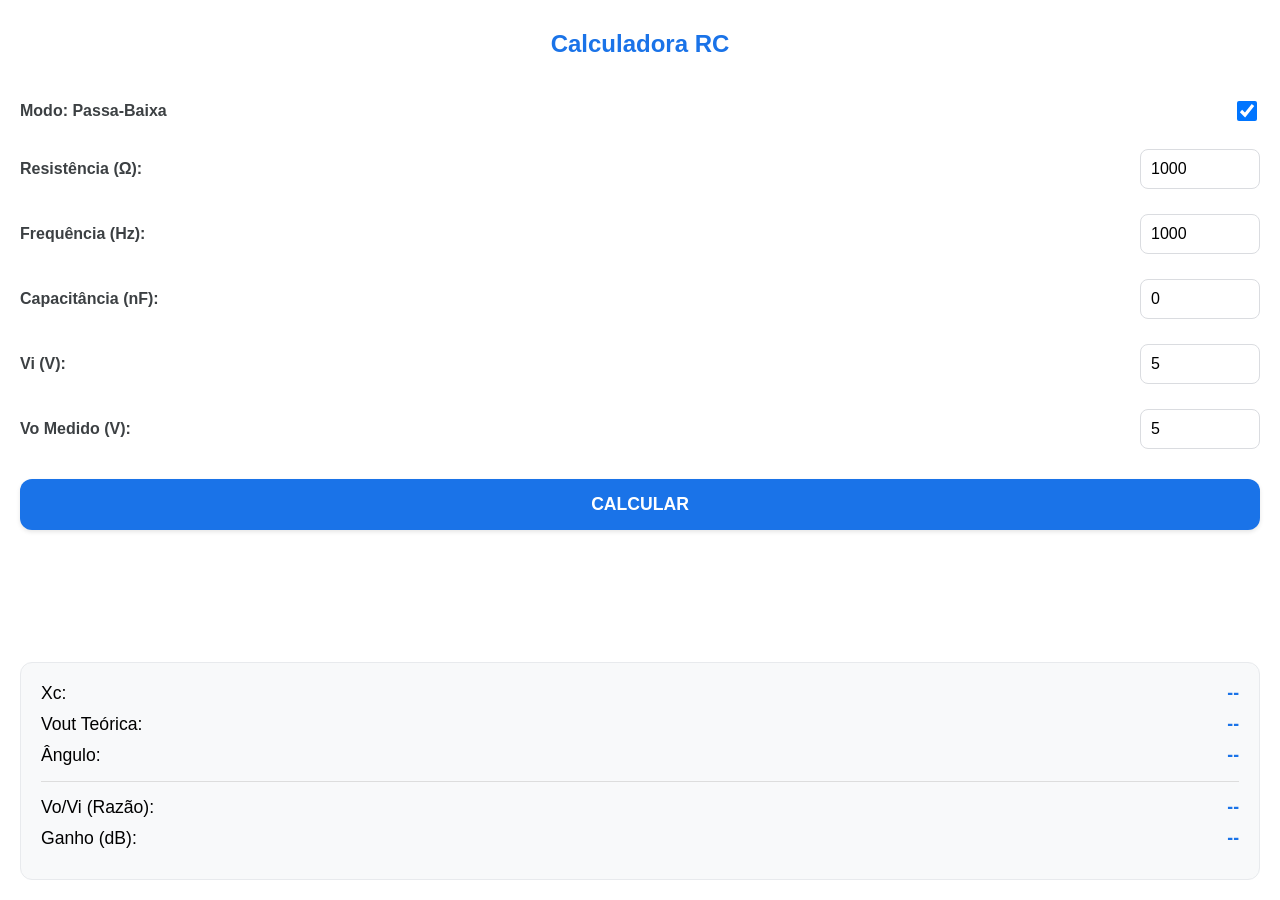
<file: index.html>
<!DOCTYPE html>
<html lang="pt-BR">
<head>
    <meta charset="UTF-8">
    <meta name="viewport" content="width=device-width, initial-scale=1.0, maximum-scale=1.0, user-scalable=no">
    <title>Calculadora RC do Sandro</title>
    <link rel="stylesheet" href="style.css">
</head>
<body>

<div class="vbox">
    <h3>Calculadora RC</h3>
    
    <div class="input-group">
        <label class="label-bold">Modo: Passa-Baixa</label>
        <input type="checkbox" id="filtro" checked>
    </div>

    <div class="input-group">
        <label class="label-bold">Resistência (Ω):</label>
        <input type="number" id="res" value="1000" step="0.01">
    </div>

    <div class="input-group">
        <label class="label-bold">Frequência (Hz):</label>
        <input type="number" id="freq" value="1000">
    </div>

    <div class="input-group">
        <label class="label-bold">Capacitância (nF):</label>
        <div style="display: flex; align-items: center; gap: 8px;">
            <input type="number" id="cap" value="0" step="0.01">
            <input type="checkbox" id="nano" checked style="display:none"> </div>
    </div>

    <div class="input-group">
        <label class="label-bold">Vi (V):</label>
        <input type="number" id="vi" value="5">
    </div>

    <div class="input-group">
        <label class="label-bold">Vo Medido (V):</label>
        <input type="number" id="vo" value="5" step="0.001">
    </div>

    <button id="calculateBtn">CALCULAR</button>

    <div class="results">
        <div class="result-item"><span>Xc:</span> <span id="xc_val" class="val-text">--</span></div>
        <div class="result-item"><span>Vout Teórica:</span> <span id="tens_val" class="val-text">--</span></div>
        <div class="result-item"><span>Ângulo:</span> <span id="ang_val" class="val-text">--</span></div>
        <hr>
        <div class="result-item"><span>Vo/Vi (Razão):</span> <span id="vovi_val" class="val-text">--</span></div>
        <div class="result-item"><span>Ganho (dB):</span> <span id="vovidb_val" class="val-text">--</span></div>
    </div>
</div>

<script>
    document.getElementById('calculateBtn').addEventListener('click', update);

    function update() {
        const isLPF = document.getElementById('filtro').checked;
        const R = parseFloat(document.getElementById('res').value);
        const freq = parseFloat(document.getElementById('freq').value);
        let C = parseFloat(document.getElementById('cap').value) / 1e9; // 直接按nF算
        const Vi = parseFloat(document.getElementById('vi').value);
        const Vo_med = parseFloat(document.getElementById('vo').value);

        const Xc = 1 / (2 * Math.PI * freq * C);
        const denominator = Math.sqrt(R * R + Xc * Xc);
        
        let v_out_theo, phase_deg;

        if (isLPF) {
            v_out_theo = Vi * (Xc / denominator);
            phase_deg = -Math.atan2(R, Xc) * (180 / Math.PI);
        } else {
            v_out_theo = Vi * (R / denominator);
            phase_deg = Math.atan2(Xc, R) * (180 / Math.PI);
        }

        const gain_ratio = Vo_med / Vi;
        const gain_db = 20 * Math.log10(gain_ratio);

        document.getElementById('xc_val').innerText = Xc.toFixed(2) + " Ω";
        document.getElementById('tens_val').innerText = v_out_theo.toFixed(4) + " V";
        document.getElementById('ang_val').innerText = phase_deg.toFixed(2) + "°";
        document.getElementById('vovi_val').innerText = gain_ratio.toFixed(4);
        document.getElementById('vovidb_val').innerText = gain_db.toFixed(2);
    }
</script>

</body>
</html>
</file>
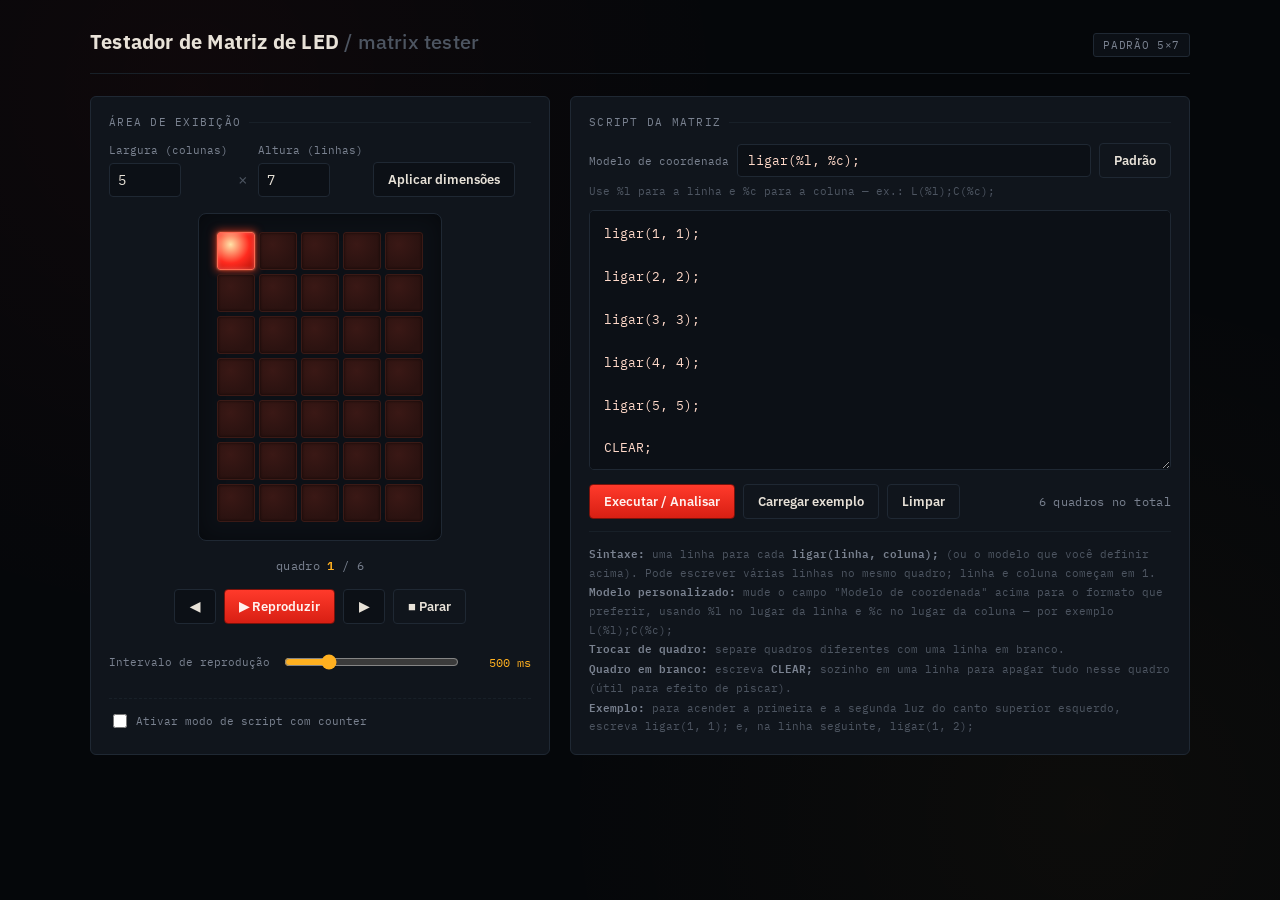
<file: matrix_led_tester.html>
<!DOCTYPE html>
<html lang="pt-BR">
<head>
<meta charset="UTF-8">
<meta name="viewport" content="width=device-width, initial-scale=1.0">
<title>Testador de Matriz de LED</title>
<style>
  @import url('https://fonts.googleapis.com/css2?family=IBM+Plex+Sans:wght@400;500;600;700&family=IBM+Plex+Mono:wght@400;500;600&display=swap');

  :root{
    --bg: #05070a;
    --panel: #10151c;
    --panel-2: #0c1016;
    --border: #1f2833;
    --border-soft: #182028;
    --led-off: #2a1210;
    --led-off-ring: #3a1a16;
    --led-on: #ff2b1f;
    --led-on-core: #ffddcc;
    --amber: #ffb020;
    --text: #e8e2d8;
    --muted: #7a8290;
    --muted-2: #4d5561;
    --danger: #ff6b5b;
  }

  *{ box-sizing: border-box; }

  html, body{
    margin:0; padding:0;
    background: var(--bg);
    color: var(--text);
    font-family: 'IBM Plex Sans', -apple-system, sans-serif;
    min-height: 100vh;
  }

  body{
    background-image:
      radial-gradient(circle at 15% 10%, rgba(255,43,31,0.04), transparent 40%),
      radial-gradient(circle at 85% 90%, rgba(255,176,32,0.03), transparent 40%);
    padding: 28px 20px 60px;
  }

  .wrap{
    max-width: 1100px;
    margin: 0 auto;
  }

  header{
    display:flex;
    align-items: baseline;
    justify-content: space-between;
    gap: 16px;
    margin-bottom: 22px;
    padding-bottom: 16px;
    border-bottom: 1px solid var(--border-soft);
    flex-wrap: wrap;
  }

  header h1{
    font-size: 20px;
    font-weight: 700;
    letter-spacing: 0.2px;
    margin: 0;
    color: var(--text);
  }

  header h1 span{
    color: var(--muted-2);
    font-weight: 500;
  }

  header .tag{
    font-family: 'IBM Plex Mono', monospace;
    font-size: 11px;
    color: var(--muted);
    letter-spacing: 0.06em;
    border: 1px solid var(--border);
    padding: 4px 9px;
    border-radius: 3px;
    background: var(--panel-2);
  }

  .board{
    display: grid;
    grid-template-columns: minmax(280px, 460px) 1fr;
    gap: 20px;
  }

  @media (max-width: 780px){
    .board{ grid-template-columns: 1fr; }
  }

  .panel{
    background: var(--panel);
    border: 1px solid var(--border);
    border-radius: 6px;
    padding: 18px;
  }

  .panel-label{
    font-family: 'IBM Plex Mono', monospace;
    font-size: 10.5px;
    letter-spacing: 0.12em;
    text-transform: uppercase;
    color: var(--muted);
    margin: 0 0 14px 0;
    display:flex;
    align-items:center;
    gap: 8px;
  }

  .panel-label::after{
    content:"";
    flex:1;
    height:1px;
    background: var(--border-soft);
  }

  /* ---- dimension controls ---- */
  .dims{
    display:flex;
    align-items:flex-end;
    gap:10px;
    flex-wrap: wrap;
    margin-bottom: 16px;
  }

  .field{
    display:flex;
    flex-direction:column;
    gap:6px;
  }

  .field label{
    font-size: 11px;
    color: var(--muted);
    font-family: 'IBM Plex Mono', monospace;
  }

  input[type=number]{
    width: 72px;
    background: var(--panel-2);
    border: 1px solid var(--border);
    color: var(--text);
    font-family: 'IBM Plex Mono', monospace;
    font-size: 14px;
    padding: 7px 8px;
    border-radius: 4px;
    outline: none;
  }
  input[type=number]:focus{ border-color: var(--amber); }

  .x-sep{ color: var(--muted-2); font-family:'IBM Plex Mono',monospace; padding-bottom: 8px; }

  button{
    font-family: 'IBM Plex Sans', sans-serif;
    font-size: 13px;
    font-weight: 600;
    border-radius: 4px;
    border: 1px solid var(--border);
    background: var(--panel-2);
    color: var(--text);
    padding: 8px 14px;
    cursor: pointer;
    transition: border-color .15s ease, color .15s ease, background .15s ease;
  }
  button:hover{ border-color: var(--muted-2); }
  button:active{ transform: translateY(1px); }
  button:disabled{ opacity: .35; cursor: not-allowed; }

  button.primary{
    background: linear-gradient(180deg, #ff3a2b, #d81f13);
    border-color: #7a120b;
    color: #fff2ef;
  }
  button.primary:hover{ filter: brightness(1.08); }

  button.ghost{
    background: transparent;
  }

  /* ---- LED grid ---- */
  .grid-stage{
    display:flex;
    flex-direction:column;
    align-items:center;
    gap: 14px;
  }

  .bezel{
    background: var(--panel-2);
    border: 1px solid var(--border);
    border-radius: 8px;
    padding: 18px;
    box-shadow: inset 0 0 24px rgba(0,0,0,0.45);
    display:flex;
    gap: 8px;
  }

  .ruler-col{
    display:flex;
    flex-direction:column;
    justify-content: flex-end;
    align-items:flex-end;
    padding-right: 4px;
  }
  .ruler-row-num{
    font-family:'IBM Plex Mono',monospace;
    font-size: 9px;
    color: var(--muted-2);
    display:flex;
    align-items:center;
    justify-content:flex-end;
  }

  .grid-col-wrap{ display:flex; flex-direction:column; gap:4px; }

  .ruler-row{
    display:grid;
    gap: var(--gap, 4px);
  }
  .ruler-row-num{
    font-family:'IBM Plex Mono',monospace;
    font-size: 9px;
    color: var(--muted-2);
    text-align:center;
  }

  #ledGrid{
    display:grid;
    gap: var(--gap, 4px);
  }

  .led{
    background: radial-gradient(circle at 35% 32%, #3a1815, var(--led-off) 70%);
    border: 1px solid var(--led-off-ring);
    border-radius: 3px;
    box-shadow: inset 0 0 3px rgba(0,0,0,0.6);
  }

  .led.on{
    background: radial-gradient(circle at 35% 32%, #ffe3a8, var(--led-on) 55%, #b30f06 100%);
    border-color: #ff6a52;
    box-shadow: 0 0 8px 1px rgba(255,60,30,0.75), 0 0 2px rgba(255,150,100,0.9), inset 0 0 4px rgba(255,255,255,0.25);
  }

  .frame-status{
    font-family: 'IBM Plex Mono', monospace;
    font-size: 12px;
    color: var(--muted);
    letter-spacing: 0.03em;
  }
  .frame-status b{ color: var(--amber); font-weight:600; }

  .transport{
    display:flex;
    align-items:center;
    gap: 8px;
    flex-wrap: wrap;
    justify-content:center;
  }

  .transport button{ min-width: 42px; }

  /* ---- speed ---- */
  .speed-row{
    display:flex;
    align-items:center;
    gap: 12px;
    margin-top: 14px;
  }
  .speed-row label{
    font-size: 11px;
    color: var(--muted);
    font-family: 'IBM Plex Mono', monospace;
    white-space:nowrap;
  }
  input[type=range]{
    flex:1;
    accent-color: var(--amber);
  }
  .speed-val{
    font-family:'IBM Plex Mono',monospace;
    font-size: 12px;
    color: var(--amber);
    min-width: 58px;
    text-align:right;
  }

  /* ---- counter mode ---- */
  .counter-row{
    display:flex;
    align-items:center;
    gap: 10px;
    margin-top: 12px;
    padding-top: 12px;
    border-top: 1px dashed var(--border-soft);
    flex-wrap: wrap;
    width: 100%;
  }
  .counter-row label{
    font-size: 11px;
    color: var(--muted);
    font-family: 'IBM Plex Mono', monospace;
    display:flex;
    align-items:center;
    gap: 6px;
    white-space:nowrap;
  }
  .counter-row input[type=checkbox]{
    width: 14px; height: 14px;
    accent-color: var(--amber);
  }
  .counter-row input[type=number]{ width: 60px; }
  .counter-row input[type=text]{
    width: 110px;
    background: var(--panel-2);
    border: 1px solid var(--border);
    color: var(--text);
    font-family: 'IBM Plex Mono', monospace;
    font-size: 13px;
    padding: 6px 8px;
    border-radius: 4px;
    outline: none;
  }
  .counter-row input[type=text]:focus{ border-color: var(--amber); }
  .counter-extra{ display:flex; align-items:center; gap:10px; flex-wrap:wrap; }
  .counter-extra.is-hidden{ display:none; }

  /* ---- simulated physical input ---- */
  .input-toggle-wrap{
    display:flex;
    align-items:center;
    gap: 8px;
  }
  .input-switch{
    position:relative;
    width: 40px; height: 22px;
    background: var(--led-off);
    border: 1px solid var(--led-off-ring);
    border-radius: 12px;
    cursor: pointer;
    flex-shrink: 0;
    transition: background .15s ease, border-color .15s ease, box-shadow .15s ease;
  }
  .input-switch::after{
    content:"";
    position:absolute;
    top: 2px; left: 2px;
    width: 16px; height: 16px;
    border-radius: 50%;
    background: #5c5048;
    transition: transform .15s ease, background .15s ease;
  }
  .input-switch.on{
    background: radial-gradient(circle at 35% 32%, #ffe3a8, var(--led-on) 55%, #b30f06 100%);
    border-color: #ff6a52;
    box-shadow: 0 0 8px 1px rgba(255,60,30,0.6);
  }
  .input-switch.on::after{
    transform: translateX(18px);
    background: #fff2ef;
  }
  .input-switch:focus-visible{ outline: 1px solid var(--amber); outline-offset: 2px; }
  .input-value-label{
    font-family: 'IBM Plex Mono', monospace;
    font-size: 12px;
    color: var(--amber);
    min-width: 12px;
  }

  /* ---- custom template ---- */
  .template-row{
    display:flex;
    flex-direction:column;
    gap:6px;
    margin-bottom: 12px;
  }
  .template-row.is-hidden{ display:none; }
  .template-row-top{
    display:flex;
    align-items:center;
    gap:8px;
  }
  .template-row label{
    font-size: 11px;
    color: var(--muted);
    font-family: 'IBM Plex Mono', monospace;
    white-space:nowrap;
  }
  #templateInput{
    flex:1;
    background: var(--panel-2);
    border: 1px solid var(--border);
    color: #ffd9c9;
    font-family: 'IBM Plex Mono', monospace;
    font-size: 13px;
    padding: 7px 10px;
    border-radius: 4px;
    outline: none;
  }
  #templateInput:focus{ border-color: var(--amber); }
  .template-hint{
    font-family: 'IBM Plex Mono', monospace;
    font-size: 10.5px;
    color: var(--muted-2);
  }

  /* ---- initialization editor ---- */
  .init-row{
    display:flex;
    flex-direction:column;
    gap:6px;
    margin-bottom:12px;
  }
  .init-row.is-hidden{ display:none; }
  .init-row label{
    font-size:11px;
    color:var(--muted);
    font-family:'IBM Plex Mono', monospace;
  }
  #initScript{
    width:100%;
    min-height:150px;
    background:var(--panel-2);
    border:1px solid var(--border);
    color:#ffd9c9;
    font-family:'IBM Plex Mono',monospace;
    font-size:13px;
    line-height:1.65;
    padding:12px 14px;
    border-radius:5px;
    resize:vertical;
    outline:none;
    tab-size:2;
  }
  #initScript:focus{ border-color:var(--amber); }
  .init-hint{
    font-family:'IBM Plex Mono',monospace;
    font-size:10.5px;
    color:var(--muted-2);
    line-height:1.6;
  }

  /* ---- editor ---- */
  textarea{
    width: 100%;
    min-height: 260px;
    background: var(--panel-2);
    border: 1px solid var(--border);
    color: #ffd9c9;
    font-family: 'IBM Plex Mono', monospace;
    font-size: 13px;
    line-height: 1.65;
    padding: 12px 14px;
    border-radius: 5px;
    resize: vertical;
    outline: none;
    tab-size: 2;
  }
  textarea:focus{ border-color: var(--amber); }

  .editor-actions{
    display:flex;
    justify-content: space-between;
    align-items:center;
    margin-top: 10px;
    gap: 10px;
    flex-wrap: wrap;
  }

  .editor-actions .left{ display:flex; gap:8px; }

  .help{
    font-family:'IBM Plex Mono', monospace;
    font-size: 11px;
    color: var(--muted-2);
    line-height:1.7;
    margin-top: 12px;
    padding-top: 12px;
    border-top: 1px solid var(--border-soft);
  }
  .help b{ color: var(--muted); font-weight:600; }

  .errors{
    margin-top: 10px;
    font-family:'IBM Plex Mono', monospace;
    font-size: 11.5px;
    color: var(--danger);
    line-height: 1.8;
    white-space: pre-wrap;
  }
  .errors:empty{ display:none; }
</style>
</head>
<body>
<div class="wrap">

  <header>
    <h1>Testador de Matriz de LED <span>/ matrix tester</span></h1>
    <div class="tag">PADRÃO 5×7</div>
  </header>

  <div class="board">

    <!-- LEFT: display -->
    <div class="panel">
      <p class="panel-label">Área de exibição</p>

      <div class="dims">
        <div class="field">
          <label for="colsInput">Largura (colunas)</label>
          <input type="number" id="colsInput" min="1" max="32" value="5">
        </div>
        <div class="x-sep">×</div>
        <div class="field">
          <label for="rowsInput">Altura (linhas)</label>
          <input type="number" id="rowsInput" min="1" max="32" value="7">
        </div>
        <button id="applyDims">Aplicar dimensões</button>
      </div>

      <div class="grid-stage">
        <div class="bezel">
          <div id="ledGrid"></div>
        </div>

        <div class="frame-status" id="frameStatus">quadro 0 / 0</div>

        <div class="transport">
          <button id="btnPrev" title="Quadro anterior">◀</button>
          <button id="btnPlay" class="primary" title="Reproduzir/pausar">▶ Reproduzir</button>
          <button id="btnNext" title="Próximo quadro">▶</button>
          <button id="btnStop" class="ghost" title="Parar e voltar ao primeiro quadro">■ Parar</button>
        </div>

        <div class="speed-row" style="width:100%">
          <label for="speedRange">Intervalo de reprodução</label>
          <input type="range" id="speedRange" min="50" max="2000" step="50" value="500">
          <div class="speed-val" id="speedVal">500 ms</div>
        </div>

        <div class="counter-row">
          <label><input type="checkbox" id="counterToggle"> Ativar modo de script com counter</label>
          <div class="counter-extra is-hidden" id="counterExtra">
            <label>Contar até <input type="number" id="counterMax" min="0" max="999" value="10"></label>
            <label><input type="checkbox" id="counterLoop" checked> Repetir ao final</label>
            <label>Nome da função <input type="text" id="counterFuncName" value="ligar" spellcheck="false"></label>
            <label>Nome do contador <input type="text" id="counterVarName" value="counter" spellcheck="false"></label>
            <label>Nome do input <input type="text" id="counterInputName" value="entrada" spellcheck="false"></label>
            <div class="input-toggle-wrap">
              <div class="input-switch" id="inputSwitch" role="switch" aria-checked="false" tabindex="0" title="Alternar o valor do input simulado (0/1)"></div>
              <span class="input-value-label" id="inputValueLabel">0</span>
            </div>
          </div>
        </div>
      </div>
    </div>

    <!-- RIGHT: editor -->
    <div class="panel">
      <p class="panel-label">Script da matriz</p>

      <div class="template-row" id="templateRow">
        <div class="template-row-top">
          <label for="templateInput">Modelo de coordenada</label>
          <input type="text" id="templateInput" value="ligar(%l, %c);" spellcheck="false">
          <button id="templateReset" class="ghost" title="Voltar ao modelo padrão">Padrão</button>
        </div>
        <div class="template-hint" id="templateHint">Use %l para a linha e %c para a coluna — ex.: L(%l);C(%c);</div>
      </div>

      <div class="init-row" id="initRow">
        <label for="initScript">Inicialização (executada uma vez ao iniciar o script)</label>
        <textarea id="initScript" spellcheck="false">// Variáveis e funções aqui persistem entre os passos.
// Exemplo:
// let x = 0;
// function minhaFuncao(v){ return v * 2; }
</textarea>
        <div class="init-hint">Use esta área para declarar <b>let</b>, <b>const</b>, funções e outros estados persistentes. No modo counter, ela roda uma vez; o script principal roda a cada passo.</div>
      </div>

      <textarea id="script" spellcheck="false"></textarea>

      <div class="editor-actions">
        <div class="left">
          <button id="btnParse" class="primary">Executar / Analisar</button>
          <button id="btnExample" class="ghost">Carregar exemplo</button>
          <button id="btnClear" class="ghost">Limpar</button>
        </div>
        <div class="frame-status" id="frameCount">0 quadros no total</div>
      </div>

      <div class="errors" id="errBox"></div>

      <div class="help" id="helpBox">
<b>Sintaxe:</b> uma linha para cada <b>ligar(linha, coluna);</b> (ou o modelo que você definir acima). Pode escrever várias linhas no mesmo quadro; linha e coluna começam em 1.<br>
<b>Modelo personalizado:</b> mude o campo "Modelo de coordenada" acima para o formato que preferir, usando %l no lugar da linha e %c no lugar da coluna — por exemplo L(%l);C(%c);<br>
<b>Trocar de quadro:</b> separe quadros diferentes com uma linha em branco.<br>
<b>Quadro em branco:</b> escreva <b>CLEAR;</b> sozinho em uma linha para apagar tudo nesse quadro (útil para efeito de piscar).<br>
<b>Exemplo:</b> para acender a primeira e a segunda luz do canto superior esquerdo, escreva ligar(1, 1); e, na linha seguinte, ligar(1, 2);
      </div>
    </div>

  </div>
</div>

<script>
(function(){
  const els = {
    colsInput: document.getElementById('colsInput'),
    rowsInput: document.getElementById('rowsInput'),
    applyDims: document.getElementById('applyDims'),
    grid: document.getElementById('ledGrid'),
    frameStatus: document.getElementById('frameStatus'),
    frameCount: document.getElementById('frameCount'),
    script: document.getElementById('script'),
    btnParse: document.getElementById('btnParse'),
    btnExample: document.getElementById('btnExample'),
    btnClear: document.getElementById('btnClear'),
    errBox: document.getElementById('errBox'),
    btnPrev: document.getElementById('btnPrev'),
    btnNext: document.getElementById('btnNext'),
    btnPlay: document.getElementById('btnPlay'),
    btnStop: document.getElementById('btnStop'),
    speedRange: document.getElementById('speedRange'),
    speedVal: document.getElementById('speedVal'),
    counterToggle: document.getElementById('counterToggle'),
    counterExtra: document.getElementById('counterExtra'),
    counterMax: document.getElementById('counterMax'),
    counterLoop: document.getElementById('counterLoop'),
    counterFuncName: document.getElementById('counterFuncName'),
    counterVarName: document.getElementById('counterVarName'),
    counterInputName: document.getElementById('counterInputName'),
    inputSwitch: document.getElementById('inputSwitch'),
    inputValueLabel: document.getElementById('inputValueLabel'),
    helpBox: document.getElementById('helpBox'),
    templateRow: document.getElementById('templateRow'),
    templateInput: document.getElementById('templateInput'),
    templateReset: document.getElementById('templateReset'),
    templateHint: document.getElementById('templateHint'),
    initRow: document.getElementById('initRow'),
    initScript: document.getElementById('initScript'),
  };

  const DEFAULT_TEMPLATE = 'ligar(%l, %c);';

  const state = {
    cols: 5,
    rows: 7,
    frames: [],      // array of Set("r,c") — index = frame # or counter value
    current: 0,
    playing: false,
    timer: null,
    template: DEFAULT_TEMPLATE,
    speed: 500,
    counterMode: false,
    counterMax: 10,
    counterLoop: true,
    counterFuncName: 'ligar',
    counterVarName: 'counter',
    counterInputName: 'entrada',
    inputValue: 0,
    counterRuntime: null,
    counterFrames: new Map(),
    counterLastOutput: new Set(),
    counterRuntimeKey: null,
    counterLastError: null,
  };

  const EXAMPLE = [
    'ligar(1, 1);',
    '',
    'ligar(2, 2);',
    '',
    'ligar(3, 3);',
    '',
    'ligar(4, 4);',
    '',
    'ligar(5, 5);',
    '',
    'CLEAR;',
  ].join('\n');

  const INIT_EXAMPLE = [
    '// Variáveis e funções persistentes ficam aqui.',
    'let piscadas = 0;',
    '',
    'function alternar(v){',
    '  return v % 2 === 0;',
    '}'
  ].join('\n');

  function buildCounterExample(varName, fn, inputName){
    return [
      `// ${varName} vai de 0 até o limite definido; cada passo é executado em tempo real`,
      `// Variáveis persistentes devem ser declaradas na área Inicialização`,
      `if(${inputName} === 1){`,
      `  ${fn}(1, 1);`,
      '} else {',
      `  ${fn}(7, 5);`,
      '}',
      '',
      `if(${varName} > 5){`,
      `  ${fn}(5, 4);`,
      '}',
      '',
      `if(${varName} % 2 === 0){`,
      `  ${fn}(1, ${varName} % cols + 1);`,
      '}',
    ].join('\n');
  }

  els.script.value = EXAMPLE;

  // ---------- grid rendering ----------
  function buildGrid(){
    els.grid.innerHTML = '';
    const maxDim = Math.max(state.cols, state.rows);
    const cell = Math.max(10, Math.min(38, Math.floor(420 / maxDim)));
    const gap = cell < 16 ? 2 : 4;
    els.grid.style.setProperty('--gap', gap + 'px');
    els.grid.style.gridTemplateColumns = `repeat(${state.cols}, ${cell}px)`;
    els.grid.style.gridTemplateRows = `repeat(${state.rows}, ${cell}px)`;

    for(let r = 1; r <= state.rows; r++){
      for(let c = 1; c <= state.cols; c++){
        const d = document.createElement('div');
        d.className = 'led';
        d.dataset.r = r;
        d.dataset.c = c;
        els.grid.appendChild(d);
      }
    }
  }

  function paintFrame(idx){
    const led = els.grid.children;
    const on = state.counterMode
      ? (state.counterFrames.get(idx) || state.counterLastOutput || new Set())
      : (state.frames[idx] || new Set());

    for(const cell of led){
      const key = cell.dataset.r + ',' + cell.dataset.c;
      cell.classList.toggle('on', on.has(key));
    }

    if(state.counterMode){
      els.frameStatus.innerHTML = `${state.counterVarName || 'counter'} <b>${idx}</b> / ${state.counterMax}`;
    } else {
      const total = state.frames.length;
      if(!total) els.frameStatus.innerHTML = 'quadro 0 / 0';
      else els.frameStatus.innerHTML = `quadro <b>${idx+1}</b> / ${total}`;
    }
  }

  // ---------- custom syntax template ----------
  function escapeRegex(str){
    return str.replace(/[.*+?^${}()|[\]\\]/g, '\\$&');
  }

  function buildTemplateMatcher(tpl){
    if(!tpl || !tpl.trim()){
      return { error: 'O modelo de sintaxe não pode ficar vazio.' };
    }
    const hasL = (tpl.match(/%l/gi) || []).length;
    const hasC = (tpl.match(/%c/gi) || []).length;
    if(hasL !== 1 || hasC !== 1){
      return { error: 'O modelo precisa conter %l e %c, cada um exatamente uma vez.' };
    }
    const parts = tpl.split(/(%l|%c)/i);
    const order = [];
    let pattern = '';
    parts.forEach(part => {
      if(/^%l$/i.test(part)){ order.push('l'); pattern += '(\\d+)'; }
      else if(/^%c$/i.test(part)){ order.push('c'); pattern += '(\\d+)'; }
      else { pattern += escapeRegex(part); }
    });
    return { pattern, order, error: null };
  }

  // ---------- parsing ----------
  function parseScript(text, cols, rows, tpl){
    const matcher = buildTemplateMatcher(tpl);
    if(matcher.error){
      return { frames: [], errors: [matcher.error] };
    }

    const rawLines = text.split('\n');
    const errors = [];
    const blocks = []; // {startLine, lines:[{text,num}]}
    let cur = null;

    rawLines.forEach((line, i) => {
      const num = i + 1;
      const trimmed = line.trim();
      if(trimmed === ''){
        if(cur){ blocks.push(cur); cur = null; }
        return;
      }
      if(!cur) cur = { startLine: num, lines: [] };
      cur.lines.push({ text: trimmed, num });
    });
    if(cur) blocks.push(cur);

    const frames = [];

    blocks.forEach(block => {
      // explicit empty frame
      if(block.lines.length === 1 && /^clear;?$/i.test(block.lines[0].text)){
        frames.push(new Set());
        return;
      }

      const on = new Set();
      block.lines.forEach(({text, num}) => {
        const clean = text.split('//')[0].split('#')[0];
        const re = new RegExp(matcher.pattern, 'gi');
        let m;
        while((m = re.exec(clean)) !== null){
          const row = parseInt(m[matcher.order.indexOf('l') + 1], 10);
          const col = parseInt(m[matcher.order.indexOf('c') + 1], 10);
          if(row < 1 || row > rows || col < 1 || col > cols){
            errors.push(`Linha ${num}: coordenada (${row}, ${col}) fora do intervalo (atual ${cols}×${rows})`);
          } else {
            on.add(row + ',' + col);
          }
          if(m.index === re.lastIndex) re.lastIndex++;
        }
      });

      if(block.lines.length){
        frames.push(on);
      }
    });

    return { frames, errors };
  }

  // ---------- counter mode ----------
  function validIdentifier(name){
    return /^[A-Za-z_$][A-Za-z0-9_$]*$/.test(name);
  }

  function validateCounterIdentifiers(varName, fnName, inputName){
    const named = [
      ['contador', varName],
      ['função', fnName],
      ['input', inputName],
    ];
    for(const [label, n] of named){
      if(!validIdentifier(n)){
        return `Nome de ${label} inválido: "${n}". Use letras, números, _ ou $, sem começar com número.`;
      }
    }
    const reserved = ['cols', 'rows', '__counter', '__input', '__ligar'];
    for(const [label, n] of named){
      if(reserved.includes(n)){
        return `"${n}" é reservado (cols/rows) e não pode ser usado como nome de ${label}.`;
      }
    }
    const vals = named.map(([,n]) => n);
    const dupe = vals.find((v, i) => vals.indexOf(v) !== i);
    if(dupe){
      return `Os nomes de contador, função, memória e input precisam ser diferentes entre si (repetido: "${dupe}").`;
    }
    return null;
  }

  // Substitui todas as ocorrências do modelo de coordenada (ex.: L(%l);C(%c);)
  // por chamadas reais da função (ex.: ligar(3, 2);) antes de compilar o script.
  function substituteTemplate(text, tpl, fnName){
    const matcher = buildTemplateMatcher(tpl);
    if(matcher.error) return { error: matcher.error };
    const rowIdx = matcher.order.indexOf('l');
    const colIdx = matcher.order.indexOf('c');
    const regex = new RegExp(matcher.pattern, 'gi');
    const processed = text.replace(regex, (...args) => {
      const row = args[rowIdx + 1];
      const col = args[colIdx + 1];
      return `${fnName}(${row}, ${col});`;
    });
    return { text: processed, error: null };
  }

  function buildCounterRuntime(text, cols, rows, fnName, varName, inputName, tpl, initText){
    const idErr = validateCounterIdentifiers(varName, fnName, '', inputName);
    if(idErr) return { runtime: null, errors: [idErr] };

    const sub = substituteTemplate(text, tpl, fnName);
    if(sub.error) return { runtime: null, errors: [sub.error] };

    let factory;
    try{
      /*
       * The initialization block is inside the outer function, so its
       * let/const variables and declared functions become a persistent
       * closure shared by every counter step.
       */
      factory = new Function('cols', 'rows', fnName, inputName, `
        "use strict";
        ${initText || ''}
        return function(${varName}, ${inputName}) {
          ${sub.text}
        };
      `);
    } catch(e){
      return { runtime: null, errors: [`Erro de sintaxe na inicialização/script: ${e.message}`] };
    }

    let stepFn;
    try{
      const dummyFn = () => {};
      stepFn = factory(cols, rows, dummyFn, 0);
    } catch(e){
      return { runtime: null, errors: [`Erro ao inicializar o script: ${e.message}`] };
    }

    const runtime = {
      step(counterValue, inputValue){
        const on = new Set();
        const errors = [];
        const fn = (row, col) => {
          row = Number(row); col = Number(col);
          if(row >= 1 && row <= rows && col >= 1 && col <= cols){
            on.add(row + ',' + col);
          } else if(errors.length < 5){
            errors.push(`${varName}=${counterValue}: coordenada ${fnName}(${row}, ${col}); fora do intervalo (atual ${cols}×${rows})`);
          }
        };

        /*
         * Rebuild only the step function's callable environment. Persistent
         * state still lives in the closure created by factory().
         */
        try{
          // The compiled closure receives the live input for this step.
          // We need fn to be the current LED callback, so temporarily expose it
          // through the function's dynamic argument name by wrapping execution.
          const liveFactory = runtime._stepFactory || (runtime._stepFactory = factory);
          // Re-create only if the function signature needs the fn argument.
          const step = liveFactory(cols, rows, fn, inputValue);
          step(counterValue, inputValue);
        } catch(e){
          errors.push(`${varName}=${counterValue}: erro em tempo de execução - ${e.message}`);
        }
        return { on, errors };
      },
      _stepFactory: factory
    };

    return { runtime, errors: [] };
  }

  /*
   * A better live runtime: compile the initialization once, and return a
   * persistent closure whose per-step execution accepts both the current
   * counter and the current input. The LED callback is also kept live.
   */
  function createCounterRuntime(text, cols, rows, fnName, varName, inputName, tpl, initText){
    const idErr = validateCounterIdentifiers(varName, fnName, inputName);
    if(idErr) return { runtime: null, errors: [idErr] };

    const sub = substituteTemplate(text, tpl, fnName);
    if(sub.error) return { runtime: null, errors: [sub.error] };

    let factory;
    try{
      factory = new Function('cols', 'rows', `
        "use strict";
        ${initText || ''}
        return function(__counter, __input, __ligar) {
          const ${fnName} = __ligar;
          const ${inputName} = __input;
          const ${varName} = __counter;
          ${sub.text}
        };
      `);
    } catch(e){
      return { runtime: null, errors: [`Erro de sintaxe na inicialização/script: ${e.message}`] };
    }

    let closure;
    try{
      closure = factory(cols, rows);
    } catch(e){
      return { runtime: null, errors: [`Erro ao inicializar o script: ${e.message}`] };
    }

    return {
      runtime: {
        step(counterValue, inputValue){
          const on = new Set();
          const errors = [];
          const fn = (row, col) => {
            row = Number(row); col = Number(col);
            if(row >= 1 && row <= rows && col >= 1 && col <= cols){
              on.add(row + ',' + col);
            } else if(errors.length < 5){
              errors.push(`${varName}=${counterValue}: coordenada ${fnName}(${row}, ${col}); fora do intervalo (atual ${cols}×${rows})`);
            }
          };

          try{
            closure(counterValue, inputValue, fn);
          } catch(e){
            errors.push(`${varName}=${counterValue}: erro em tempo de execução - ${e.message}`);
          }
          return { on, errors };
        }
      },
      errors: []
    };
  }

  function resetCounterRuntime(){
    state.counterRuntime = null;
    state.counterRuntimeKey = null;
    state.counterFrames = new Map();
    state.counterLastOutput = new Set();
    state.counterLastError = null;
  }

  function compileCounterRuntime(){
    const result = createCounterRuntime(
      els.script.value,
      state.cols,
      state.rows,
      state.counterFuncName,
      state.counterVarName,
      state.counterInputName,
      state.template,
      els.initScript.value
    );
    if(result.runtime){
      state.counterRuntime = result.runtime;
      state.counterRuntimeKey = [
        els.script.value, els.initScript.value, state.cols, state.rows,
        state.counterFuncName, state.counterVarName, state.counterInputName, state.template
      ].join('\u0001');
    } else {
      state.counterRuntime = null;
      state.counterRuntimeKey = null;
    }
    return result.errors || [];
  }

  function evaluateCounterStep(index, paint = true){
    if(!state.counterRuntime) return false;
    const result = state.counterRuntime.step(index, state.inputValue);
    state.counterFrames.set(index, result.on);
    state.counterLastOutput = result.on;
    state.counterLastError = result.errors.length ? result.errors.join('\n') : null;

    if(paint) paintFrame(index);
    return true;
  }

  function runParse(options = {}){
    stopPlayback();

    state.template = els.templateInput.value;
    state.counterMax = Math.max(0, Math.min(999, parseInt(els.counterMax.value, 10) || 0));
    els.counterMax.value = state.counterMax;
    state.counterFuncName = els.counterFuncName.value.trim() || 'ligar';
    state.counterVarName = els.counterVarName.value.trim() || 'counter';
    state.counterInputName = els.counterInputName.value.trim() || 'entrada';

    els.errBox.textContent = '';

    if(state.counterMode){
      resetCounterRuntime();

      const errors = compileCounterRuntime();
      if(errors.length){
        state.frames = [];
        state.current = 0;
        els.frameCount.textContent = '0 passos no total';
        els.errBox.textContent = errors.join('\n');
        paintFrame(0);
        return;
      }

      /*
       * Counter mode is no longer precomputed into an array.
       * Each step executes against the current inputValue when reached.
       * This is what allows the input to change without resetting counter.
       */
      if(!options.preserveCurrent){
        state.current = Math.max(0, Math.min(state.current, state.counterMax));
      }
      state.frames = new Array(state.counterMax + 1);
      els.frameCount.textContent = `${state.counterMax + 1} passos no total (${state.counterVarName} 0~${state.counterMax})`;
      evaluateCounterStep(state.current, true);
      if(state.counterLastError) els.errBox.textContent = state.counterLastError;
      return;
    }

    const parsed = parseScript(els.script.value, state.cols, state.rows, state.template);
    state.frames = parsed.frames;
    state.current = 0;
    els.errBox.textContent = parsed.errors.join('\n');
    els.frameCount.textContent = `${parsed.frames.length} quadros no total`;
    paintFrame(0);
  }

  // ---------- dimension handling ----------
  function applyDimensions(){
    let c = parseInt(els.colsInput.value, 10);
    let r = parseInt(els.rowsInput.value, 10);
    if(!Number.isFinite(c) || c < 1) c = 1;
    if(!Number.isFinite(r) || r < 1) r = 1;
    c = Math.min(c, 32); r = Math.min(r, 32);
    els.colsInput.value = c; els.rowsInput.value = r;
    state.cols = c; state.rows = r;
    buildGrid();
    runParse();
  }

  // ---------- playback ----------
  function stopPlayback(){
    state.playing = false;
    if(state.timer){ clearInterval(state.timer); state.timer = null; }
    els.btnPlay.textContent = '▶ Reproduzir';
  }

  function startPlayback(){
    const total = state.counterMode ? (state.counterMax + 1) : state.frames.length;
    if(total < 2){
      if(state.counterMode) evaluateCounterStep(state.current, true);
      else paintFrame(state.current);
      return;
    }

    state.playing = true;
    els.btnPlay.textContent = '❚❚ Pausar';
    if(state.timer) clearInterval(state.timer);

    state.timer = setInterval(() => {
      const last = state.counterMode ? state.counterMax : state.frames.length - 1;

      if(state.current >= last){
        if(state.counterMode && !state.counterLoop){
          stopPlayback();
          return;
        }
        state.current = 0;
      } else {
        state.current++;
      }

      if(state.counterMode){
        /*
         * Read state.inputValue here, at the exact moment the counter step runs.
         * Changing the input therefore affects the next/current execution
         * without rebuilding the counter or returning to 0.
         */
        evaluateCounterStep(state.current, true);
      } else {
        paintFrame(state.current);
      }

      if(state.counterMode && state.counterLastError){
        els.errBox.textContent = state.counterLastError;
      }
    }, state.speed);
  }

  function togglePlay(){
    if(state.playing) stopPlayback();
    else startPlayback();
  }

  function step(delta){
    const total = state.counterMode ? (state.counterMax + 1) : state.frames.length;
    if(!total) return;
    stopPlayback();

    state.current = (state.current + delta + total) % total;

    if(state.counterMode){
      /*
       * If the requested step was never visited, execute it with the current
       * input. Persistent variables naturally continue from the existing
       * runtime closure.
       */
      evaluateCounterStep(state.current, true);
      if(state.counterLastError) els.errBox.textContent = state.counterLastError;
    } else {
      paintFrame(state.current);
    }
  }

  // ---------- events ----------
  els.applyDims.addEventListener('click', applyDimensions);
  els.colsInput.addEventListener('keydown', e => { if(e.key === 'Enter') applyDimensions(); });
  els.rowsInput.addEventListener('keydown', e => { if(e.key === 'Enter') applyDimensions(); });

  els.btnParse.addEventListener('click', runParse);
  els.btnExample.addEventListener('click', () => {
    if(state.counterMode){
      els.initScript.value = INIT_EXAMPLE;
      els.script.value = buildCounterExample(
        els.counterVarName.value.trim() || 'counter',
        els.counterFuncName.value.trim() || 'ligar',
        els.counterInputName.value.trim() || 'entrada'
      );
    } else {
      els.script.value = EXAMPLE;
    }
    runParse();
  });
  els.btnClear.addEventListener('click', () => { els.script.value = ''; if(state.counterMode) els.initScript.value = ''; runParse(); });

  function applyTemplate(){
    state.template = els.templateInput.value;
    runParse();
  }
  els.templateInput.addEventListener('change', applyTemplate);
  els.templateInput.addEventListener('keydown', e => { if(e.key === 'Enter') applyTemplate(); });
  els.templateReset.addEventListener('click', () => {
    els.templateInput.value = DEFAULT_TEMPLATE;
    applyTemplate();
  });

  function updateHelpText(){
    if(state.counterMode){
      const varName = els.counterVarName.value.trim() || 'counter';
      const fn = els.counterFuncName.value.trim() || 'ligar';
      const inp = els.counterInputName.value.trim() || 'entrada';
      els.helpBox.innerHTML =
        `<b>Modo counter:</b> ${varName} vai de 0 até o limite e cada passo é executado na hora em que chega nele; os passos não são pré-calculados.<br>` +
        `<b>Variáveis/funções disponíveis:</b> ${varName} (contagem atual), cols e rows (dimensões atuais), <b>${fn}(linha, coluna)</b> (acende aquele LED; pode ser chamado várias vezes).<br>` +
        `<b>Inicialização:</b> use a área "Inicialização" para declarar <b>let</b>, <b>const</b>, funções e estados persistentes. Ela é executada uma vez quando o script é compilado e esses valores sobrevivem entre os passos — não precisa de objeto memoria.<br>` +
        `<b>Como escrever:</b> pode usar seu formato de coordenada misturado com JS normal, por exemplo if(${varName}&gt;5){L(5);C(4);}, além de for, while, funções etc.<br>` +
        `<b>Input em tempo real:</b> o interruptor representa uma entrada física (0 ou 1). O valor atual fica disponível como <b>${inp}</b> e é lido novamente em cada passo do counter. Trocar o input não reinicia ${varName}.<br>` +
        '<b>Nomes personalizados:</b> troque os campos "Nome da função", "Nome do contador" e "Nome do input" para os identificadores que preferir.<br>' +
        '<b>Velocidade:</b> usa o mesmo controle deslizante de "Intervalo de reprodução" à esquerda — é o tempo entre cada avanço do contador.';
    } else {
      els.helpBox.innerHTML =
        '<b>Sintaxe:</b> uma linha para cada <b>ligar(linha, coluna);</b>. Pode escrever várias linhas no mesmo quadro; linha e coluna começam em 1.<br>' +
        '<b>Trocar de quadro:</b> separe quadros diferentes com uma linha em branco.<br>' +
        '<b>Quadro em branco:</b> escreva <b>CLEAR;</b> sozinho em uma linha para apagar tudo nesse quadro (útil para efeito de piscar).<br>' +
        '<b>Exemplo:</b> para acender a primeira e a segunda luz do canto superior esquerdo, escreva ligar(1, 1); e, na linha seguinte, ligar(1, 2);';
    }
  }

  function updateTemplateHint(){
    els.templateHint.textContent = state.counterMode
      ? 'Toda ocorrência desse padrão no script é substituída por uma chamada de função antes de executar — ex.: L(%l);C(%c); vira ligar(%l,%c);'
      : 'Use %l para a linha e %c para a coluna — ex.: L(%l);C(%c);';
  }

  els.counterToggle.addEventListener('change', () => {
    state.counterMode = els.counterToggle.checked;
    els.counterExtra.classList.toggle('is-hidden', !state.counterMode);
    els.initRow.classList.toggle('is-hidden', !state.counterMode);
    updateTemplateHint();
    updateHelpText();
    resetCounterRuntime();
    runParse();
  });
  els.counterMax.addEventListener('change', runParse);
  els.counterLoop.addEventListener('change', () => {
    state.counterLoop = els.counterLoop.checked;
  });
  els.counterFuncName.addEventListener('change', () => { updateHelpText(); runParse(); });
  els.counterFuncName.addEventListener('keydown', e => { if(e.key === 'Enter'){ updateHelpText(); runParse(); } });
  els.counterVarName.addEventListener('change', () => { updateHelpText(); runParse(); });
  els.counterVarName.addEventListener('keydown', e => { if(e.key === 'Enter'){ updateHelpText(); runParse(); } });
  els.counterInputName.addEventListener('change', () => { updateHelpText(); runParse(); });
  els.counterInputName.addEventListener('keydown', e => { if(e.key === 'Enter'){ updateHelpText(); runParse(); } });
  els.initScript.addEventListener('keydown', e => {
    if(e.key === 'Enter' && (e.ctrlKey || e.metaKey)){
      runParse();
    }
  });

  function toggleInputSwitch(){
    state.inputValue = state.inputValue ? 0 : 1;
    els.inputSwitch.classList.toggle('on', state.inputValue === 1);
    els.inputSwitch.setAttribute('aria-checked', state.inputValue === 1 ? 'true' : 'false');
    els.inputValueLabel.textContent = String(state.inputValue);

    if(state.counterMode && state.counterRuntime){
      if(!state.playing){
        // Refresh the visible step with the new input, without resetting counter.
        evaluateCounterStep(state.current, true);
        if(state.counterLastError) els.errBox.textContent = state.counterLastError;
      }
      // While playing, the next interval reads the new input automatically.
    } else {
      runParse();
    }
  }
  els.inputSwitch.addEventListener('click', toggleInputSwitch);
  els.inputSwitch.addEventListener('keydown', e => {
    if(e.key === 'Enter' || e.key === ' '){ e.preventDefault(); toggleInputSwitch(); }
  });

  els.btnPrev.addEventListener('click', () => step(-1));
  els.btnNext.addEventListener('click', () => step(1));
  els.btnPlay.addEventListener('click', togglePlay);
  els.btnStop.addEventListener('click', () => {
    stopPlayback();
    state.current = 0;
    if(state.counterMode && state.counterRuntime) evaluateCounterStep(0, true);
    else paintFrame(0);
  });

  els.speedRange.addEventListener('input', () => {
    state.speed = parseInt(els.speedRange.value, 10);
    els.speedVal.textContent = state.speed + ' ms';
    if(state.playing) startPlayback();
  });

  // ---------- init ----------
  els.speedVal.textContent = els.speedRange.value + ' ms';
  els.initRow.classList.add('is-hidden');
  updateTemplateHint();
  buildGrid();
  runParse();
})();
</script>
</body>
</html>
</file>
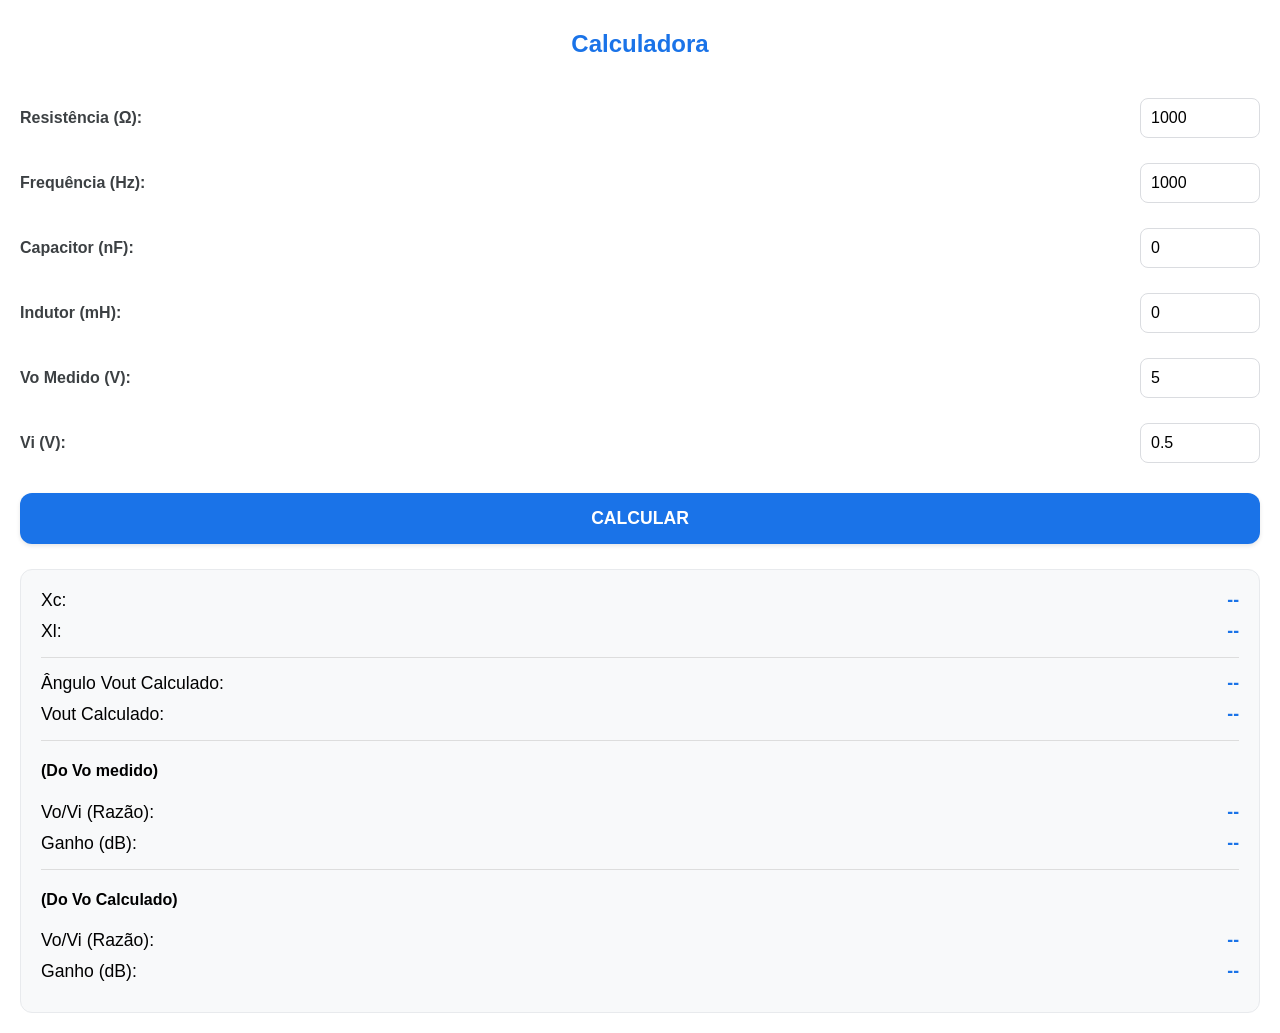
<file: tb2.html>
<!DOCTYPE html>
<html lang="pt-BR">
<head>
    <meta charset="UTF-8">
    <meta name="viewport" content="width=device-width, initial-scale=1.0, maximum-scale=1.0, user-scalable=no">
    <title>Calculadora do Sandro</title>
    <link rel="stylesheet" href="style.css">
</head>
<body>
    <div class="vbox">
        <h3>Calculadora</h3>
        <div class="input-group">
            <label class="label-bold">Resistência (Ω):</label>
            <input type="number" id="res" value="1000" step="0.01">
        </div>

        <div class="input-group">
            <label class="label-bold">Frequência (Hz):</label>
            <input type="number" id="freq" value="1000">
        </div>

        <div class="input-group">
            <label class="label-bold">Capacitor (nF):</label>
            <div style="display: flex; align-items: center; gap: 8px;">
                <input type="number" id="cap" value="0" step="0.01">
            </div>
        </div>

        <div class="input-group">
            <label class="label-bold">Indutor (mH):</label>
            <div style="display: flex; align-items: center; gap: 8px;">
                <input type="number" id="ind" value="0" step="0.01"> 
            </div>
        </div>

        <div class="input-group">
            <label class="label-bold">Vo Medido (V):</label>
            <input type="number" id="vo" value="5" step="0.001">
        </div>
        <div class="input-group">
            <label class="label-bold">Vi (V):</label>
            <input type="number" id="vi" value="0.5" step="0.001">
        </div>
        <button id="calculateBtn">CALCULAR</button>
        <div class="results">
            <div class="result-item"><span>Xc:</span> <span id="xc_val" class="val-text">--</span></div>
            <div class="result-item"><span>Xl:</span> <span id="xl_val" class="val-text">--</span></div>
            <hr>
            <div class="result-item"><span>Ângulo Vout Calculado:</span> <span id="ang_vout" class="val-text">--</span></div>
            <div class="result-item"><span>Vout Calculado:</span> <span id="vout" class="val-text">--</span></div>
            <hr>
            <h4>(Do Vo medido)</h4>
            <div class="result-item"><span>Vo/Vi (Razão):</span> <span id="vovi_val" class="val-text">--</span></div>
            <div class="result-item"><span>Ganho (dB):</span> <span id="vovidb_val" class="val-text">--</span></div>
            <hr>
            <h4>(Do Vo Calculado)</h4>
            <div class="result-item"><span>Vo/Vi (Razão):</span> <span id="cvovi_val" class="val-text">--</span></div>
            <div class="result-item"><span>Ganho (dB):</span> <span id="cvovidb_val" class="val-text">--</span></div>
        </div>
    </div>
    <script>
        document.getElementById("calculateBtn").addEventListener('click',update);
        function update(){
            const VIN = parseFloat(document.getElementById("vi").value);
            const res = parseFloat(document.getElementById("res").value);
            const freq = parseFloat(document.getElementById("freq").value);
            const cap = parseFloat(document.getElementById("cap").value)/1e9;
            const ind = parseFloat(document.getElementById("ind").value)/1e3;
            const vo = parseFloat(document.getElementById("vo").value);

            const Xc = 1/(2*Math.PI*freq*cap);
            const Xl = (2*Math.PI*freq*ind);

            const real = Xc*Xl;
            const complexo = (Xl-Xc)*res;
            const modulo = Math.hypot(real,complexo);
            const vo_val = ((Xc*Xl)/modulo)*VIN;
            const angulo = -Math.atan2(complexo,real)*180/Math.PI;
            
            const gain_ratio = vo / VIN;
            const gain_db = 20 * Math.log10(gain_ratio);
            const cgain_ratio = vo_val / VIN;
            const cgain_db = 20 * Math.log10(cgain_ratio);
            console.log(Xc)
            document.getElementById('xc_val').innerText = Xc.toFixed(6) + " Ω";
            document.getElementById('xl_val').innerText = Xl.toFixed(2) + " Ω";
            document.getElementById('vout').innerText = vo_val.toExponential(3) + " V";
            document.getElementById('ang_vout').innerText = angulo.toFixed(2) + "°";
            document.getElementById('vovi_val').innerText = gain_ratio.toFixed(5);
            document.getElementById('vovidb_val').innerText = gain_db.toFixed(2);
            document.getElementById('cvovi_val').innerText = cgain_ratio.toFixed(5);
            document.getElementById('cvovidb_val').innerText = cgain_db.toExponential(2);
        }
    </script>
</body>
</html>
</file>
<file: style.css>
* {
    box-sizing: border-box;
    -webkit-tap-highlight-color: transparent;
}

body, html {
    margin: 0;
    padding: 0;
    width: 100%;
    height: 100%;
    background-color: #f0f2f5;
    font-family: -apple-system, BlinkMacSystemFont, "Segoe UI", Roboto, Helvetica, Arial, sans-serif;
}

/* 让容器占满全屏 */
.vbox {
    display: flex;
    flex-direction: column;
    width: 100%;
    min-height: 100vh; /* 至少占满整个屏幕高度 */
    padding: 20px;
    gap: 15px;
    background-color: #ffffff;
}

h3 { 
    margin: 10px 0 20px 0; 
    color: #1a73e8; 
    text-align: center;
    font-size: 1.5rem;
}

.input-group {
    display: flex;
    justify-content: space-between;
    align-items: center;
    padding: 5px 0;
}

.label-bold { 
    font-weight: 600; 
    color: #3c4043;
    font-size: 1rem;
}

/* 优化移动端输入框：更大的点击区域 */
input[type="number"] {
    width: 120px;
    padding: 10px;
    border: 1px solid #dadce0;
    border-radius: 8px;
    font-size: 1rem;
    outline: none;
}

input[type="number"]:focus {
    border-color: #1a73e8;
    box-shadow: 0 0 0 2px rgba(26,115,232,0.2);
}

/* 复选框样式 */
input[type="checkbox"] {
    width: 20px;
    height: 20px;
}

.results {
    margin-top: auto; /* 将结果推到底部或跟随内容 */
    padding: 20px;
    border-radius: 12px;
    background-color: #f8f9fa;
    border: 1px solid #e8eaed;
}

.result-item {
    margin-bottom: 10px;
    font-size: 1.1rem;
    display: flex;
    justify-content: space-between;
}

.val-text {
    color: #1a73e8;
    font-weight: bold;
}

button {
    width: 100%;
    padding: 15px;
    margin: 10px 0;
    background-color: #1a73e8;
    color: white;
    border: none;
    border-radius: 12px;
    font-size: 1.1rem;
    font-weight: bold;
    cursor: pointer;
    box-shadow: 0 2px 4px rgba(0,0,0,0.1);
}

button:active {
    background-color: #174ea6;
    transform: scale(0.98);
}

hr { border: 0; border-top: 1px solid #ddd; margin: 15px 0; }
</file>
